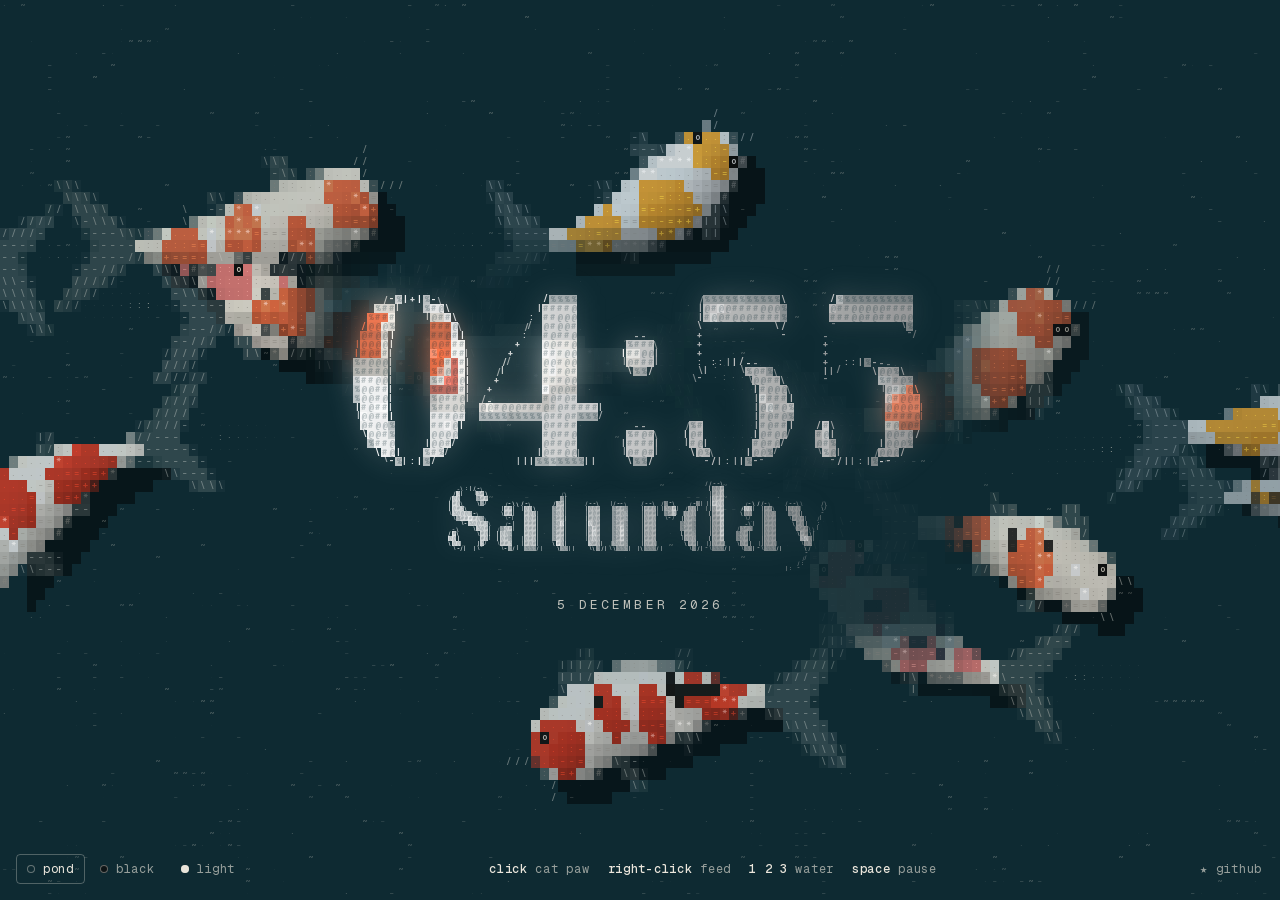
<file: index.html>
<!doctype html>
<html lang="en" data-theme="pond">
<head>
<meta charset="utf-8">
<meta name="viewport" content="width=device-width, initial-scale=1, viewport-fit=cover">
<title>ASCII Koi</title>
<meta name="description" content="A living ASCII koi pond for your new tab. Click: a cat paw scoops the water. Right-click: feed the koi. Pond, black and light water.">
<meta property="og:title" content="ASCII Koi">
<meta property="og:description" content="A koi pond drawn in text characters. Click: a cat paw scoops. Right-click: feed the koi.">
<meta property="og:image" content="https://pursurer.github.io/ascii-koi/media/poster.png">
<meta name="twitter:card" content="summary_large_image">
<meta name="theme-color" content="#0e2a32">
<link rel="icon" href="icon.svg" type="image/svg+xml">
<link rel="preload" href="fonts/geist-mono.woff2" as="font" type="font/woff2" crossorigin>
<link rel="preload" href="fonts/noto-serif-display-700.woff2" as="font" type="font/woff2" crossorigin>
<link rel="stylesheet" href="pond.css">
</head>
<body>
<canvas id="pond" aria-hidden="true"></canvas>
<div class="intro">
  <div class="intro-box" id="intro-box">
    <h1 class="sr" id="sr-title">ASCII Koi</h1>
    <canvas class="wordmark" id="wordmark" aria-hidden="true"></canvas>
    <canvas class="wordmark-tag" id="wordmark-tag" aria-hidden="true"></canvas>
    <p class="intro-line" id="intro-date"></p>
  </div>
</div>
<canvas id="snap" aria-hidden="true"></canvas>
<div class="ui" id="ui">
  <div class="themes" role="radiogroup" aria-label="Water">
    <button type="button" role="radio" data-theme-pick="pond">pond</button>
    <button type="button" role="radio" data-theme-pick="black">black</button>
    <button type="button" role="radio" data-theme-pick="light">light</button>
  </div>
  <p class="hint"><span class="mouse"><b>click</b> cat paw</span><span class="mouse"><b>right-click</b> feed</span><span class="touch"><b>tap</b> cat paw</span><span class="touch"><b>hold</b> feed</span><span class="desk"><b>1 2 3</b> water</span><span class="desk"><b>space</b> pause</span><span id="pause-state"></span></p>
  <a id="gh" href="https://github.com/pursurer/ascii-koi" target="_blank" rel="noopener">★ github</a>
</div>
<script src="pond.js"></script>
<script src="app.js"></script>
</body>
</html>
</file>
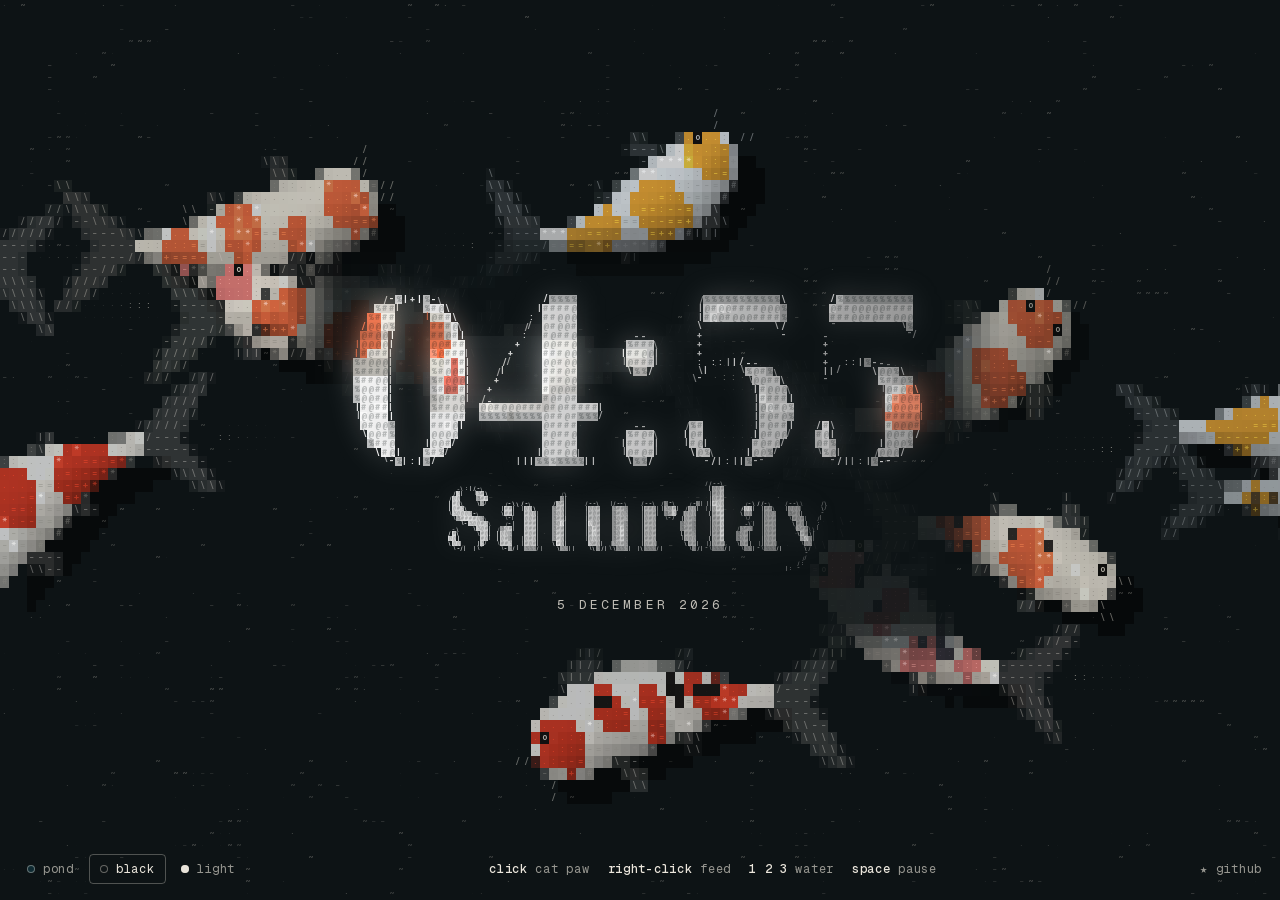
<file: themes/black.html>
<!doctype html>
<html lang="en" data-theme="black" data-lock="black">
<head>
<meta charset="utf-8">
<meta name="viewport" content="width=device-width, initial-scale=1, viewport-fit=cover">
<title>ASCII Koi · black</title>
<meta name="description" content="A living ASCII koi pond for your new tab. Click: a cat paw scoops the water. Right-click: feed the koi. Pond, black and light water.">
<meta property="og:title" content="ASCII Koi">
<meta property="og:description" content="A koi pond drawn in text characters. Click: a cat paw scoops. Right-click: feed the koi.">
<meta property="og:image" content="https://pursurer.github.io/ascii-koi/media/poster.png">
<meta name="twitter:card" content="summary_large_image">
<meta name="theme-color" content="#0e2a32">
<link rel="icon" href="../icon.svg" type="image/svg+xml">
<link rel="preload" href="../fonts/geist-mono.woff2" as="font" type="font/woff2" crossorigin>
<link rel="preload" href="../fonts/noto-serif-display-700.woff2" as="font" type="font/woff2" crossorigin>
<link rel="stylesheet" href="../pond.css">
</head>
<body>
<canvas id="pond" aria-hidden="true"></canvas>
<div class="intro">
  <div class="intro-box" id="intro-box">
    <h1 class="sr" id="sr-title">ASCII Koi</h1>
    <canvas class="wordmark" id="wordmark" aria-hidden="true"></canvas>
    <canvas class="wordmark-tag" id="wordmark-tag" aria-hidden="true"></canvas>
    <p class="intro-line" id="intro-date"></p>
  </div>
</div>
<canvas id="snap" aria-hidden="true"></canvas>
<div class="ui" id="ui">
  <div class="themes" role="radiogroup" aria-label="Water">
    <button type="button" role="radio" data-theme-pick="pond">pond</button>
    <button type="button" role="radio" data-theme-pick="black">black</button>
    <button type="button" role="radio" data-theme-pick="light">light</button>
  </div>
  <p class="hint"><span class="mouse"><b>click</b> cat paw</span><span class="mouse"><b>right-click</b> feed</span><span class="touch"><b>tap</b> cat paw</span><span class="touch"><b>hold</b> feed</span><span class="desk"><b>1 2 3</b> water</span><span class="desk"><b>space</b> pause</span><span id="pause-state"></span></p>
  <a id="gh" href="https://github.com/pursurer/ascii-koi" target="_blank" rel="noopener">★ github</a>
</div>
<script src="../pond.js"></script>
<script src="../app.js"></script>
</body>
</html>
</file>
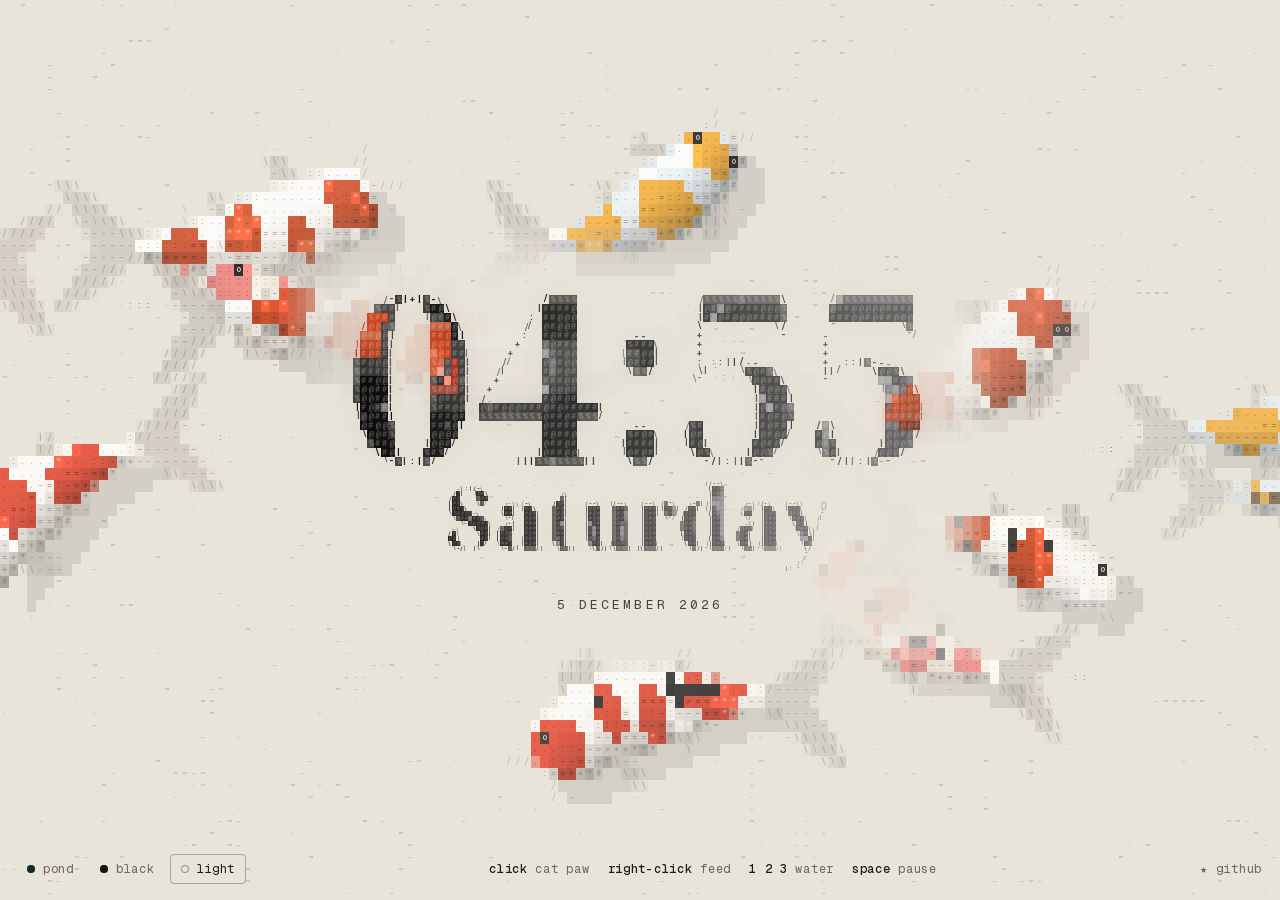
<file: themes/light.html>
<!doctype html>
<html lang="en" data-theme="light" data-lock="light">
<head>
<meta charset="utf-8">
<meta name="viewport" content="width=device-width, initial-scale=1, viewport-fit=cover">
<title>ASCII Koi · light</title>
<meta name="description" content="A living ASCII koi pond for your new tab. Click: a cat paw scoops the water. Right-click: feed the koi. Pond, black and light water.">
<meta property="og:title" content="ASCII Koi">
<meta property="og:description" content="A koi pond drawn in text characters. Click: a cat paw scoops. Right-click: feed the koi.">
<meta property="og:image" content="https://pursurer.github.io/ascii-koi/media/poster.png">
<meta name="twitter:card" content="summary_large_image">
<meta name="theme-color" content="#0e2a32">
<link rel="icon" href="../icon.svg" type="image/svg+xml">
<link rel="preload" href="../fonts/geist-mono.woff2" as="font" type="font/woff2" crossorigin>
<link rel="preload" href="../fonts/noto-serif-display-700.woff2" as="font" type="font/woff2" crossorigin>
<link rel="stylesheet" href="../pond.css">
</head>
<body>
<canvas id="pond" aria-hidden="true"></canvas>
<div class="intro">
  <div class="intro-box" id="intro-box">
    <h1 class="sr" id="sr-title">ASCII Koi</h1>
    <canvas class="wordmark" id="wordmark" aria-hidden="true"></canvas>
    <canvas class="wordmark-tag" id="wordmark-tag" aria-hidden="true"></canvas>
    <p class="intro-line" id="intro-date"></p>
  </div>
</div>
<canvas id="snap" aria-hidden="true"></canvas>
<div class="ui" id="ui">
  <div class="themes" role="radiogroup" aria-label="Water">
    <button type="button" role="radio" data-theme-pick="pond">pond</button>
    <button type="button" role="radio" data-theme-pick="black">black</button>
    <button type="button" role="radio" data-theme-pick="light">light</button>
  </div>
  <p class="hint"><span class="mouse"><b>click</b> cat paw</span><span class="mouse"><b>right-click</b> feed</span><span class="touch"><b>tap</b> cat paw</span><span class="touch"><b>hold</b> feed</span><span class="desk"><b>1 2 3</b> water</span><span class="desk"><b>space</b> pause</span><span id="pause-state"></span></p>
  <a id="gh" href="https://github.com/pursurer/ascii-koi" target="_blank" rel="noopener">★ github</a>
</div>
<script src="../pond.js"></script>
<script src="../app.js"></script>
</body>
</html>
</file>
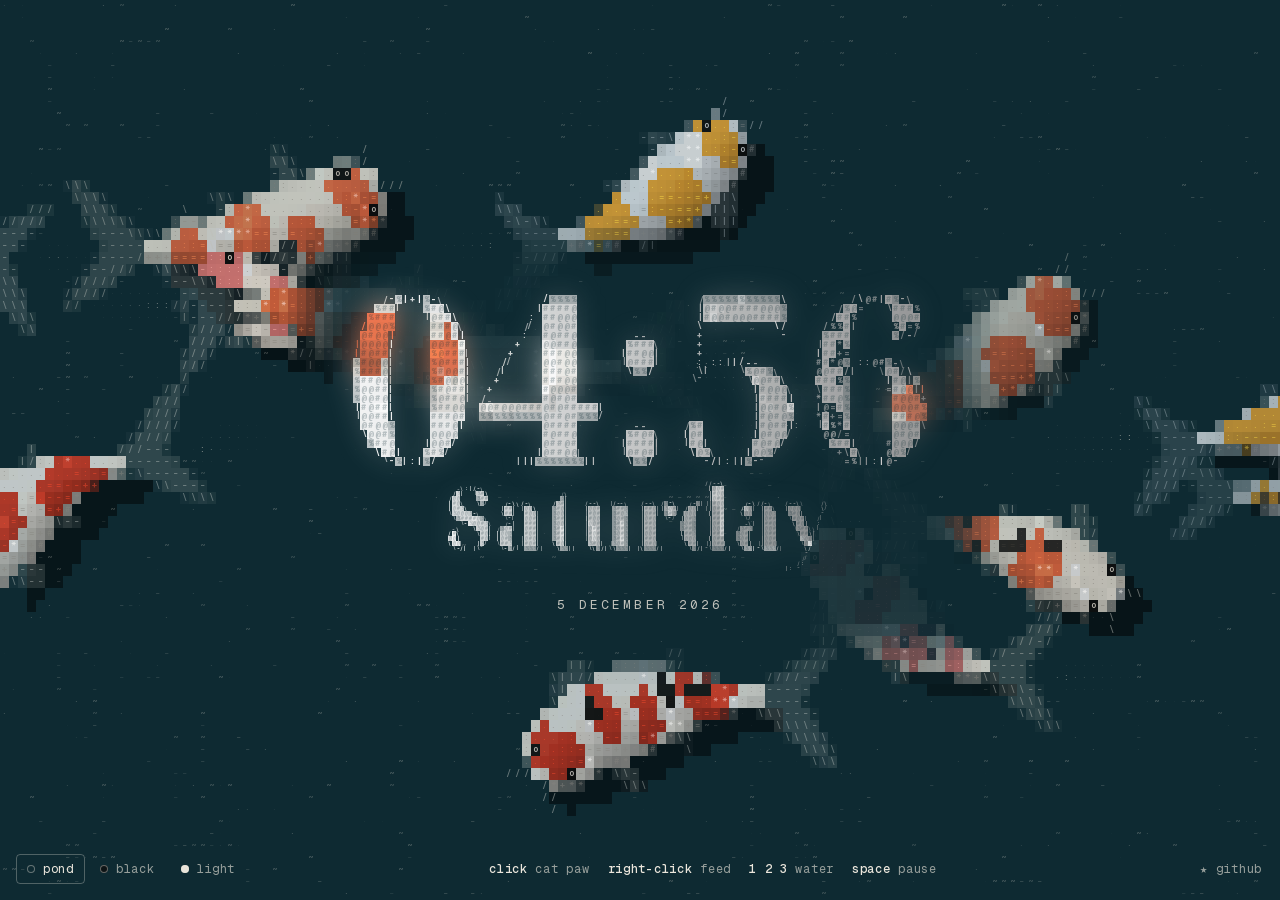
<file: themes/pond.html>
<!doctype html>
<html lang="en" data-theme="pond" data-lock="pond">
<head>
<meta charset="utf-8">
<meta name="viewport" content="width=device-width, initial-scale=1, viewport-fit=cover">
<title>ASCII Koi · pond</title>
<meta name="description" content="A living ASCII koi pond for your new tab. Click: a cat paw scoops the water. Right-click: feed the koi. Pond, black and light water.">
<meta property="og:title" content="ASCII Koi">
<meta property="og:description" content="A koi pond drawn in text characters. Click: a cat paw scoops. Right-click: feed the koi.">
<meta property="og:image" content="https://pursurer.github.io/ascii-koi/media/poster.png">
<meta name="twitter:card" content="summary_large_image">
<meta name="theme-color" content="#0e2a32">
<link rel="icon" href="../icon.svg" type="image/svg+xml">
<link rel="preload" href="../fonts/geist-mono.woff2" as="font" type="font/woff2" crossorigin>
<link rel="preload" href="../fonts/noto-serif-display-700.woff2" as="font" type="font/woff2" crossorigin>
<link rel="stylesheet" href="../pond.css">
</head>
<body>
<canvas id="pond" aria-hidden="true"></canvas>
<div class="intro">
  <div class="intro-box" id="intro-box">
    <h1 class="sr" id="sr-title">ASCII Koi</h1>
    <canvas class="wordmark" id="wordmark" aria-hidden="true"></canvas>
    <canvas class="wordmark-tag" id="wordmark-tag" aria-hidden="true"></canvas>
    <p class="intro-line" id="intro-date"></p>
  </div>
</div>
<canvas id="snap" aria-hidden="true"></canvas>
<div class="ui" id="ui">
  <div class="themes" role="radiogroup" aria-label="Water">
    <button type="button" role="radio" data-theme-pick="pond">pond</button>
    <button type="button" role="radio" data-theme-pick="black">black</button>
    <button type="button" role="radio" data-theme-pick="light">light</button>
  </div>
  <p class="hint"><span class="mouse"><b>click</b> cat paw</span><span class="mouse"><b>right-click</b> feed</span><span class="touch"><b>tap</b> cat paw</span><span class="touch"><b>hold</b> feed</span><span class="desk"><b>1 2 3</b> water</span><span class="desk"><b>space</b> pause</span><span id="pause-state"></span></p>
  <a id="gh" href="https://github.com/pursurer/ascii-koi" target="_blank" rel="noopener">★ github</a>
</div>
<script src="../pond.js"></script>
<script src="../app.js"></script>
</body>
</html>
</file>
<file: pond.css>
/* ASCII Koi: three waters. Each is a set of tokens; the pond reads them from :root.
   One colour of water, the koi as the only texture, a faint caustic net, and a clear space for the clock. */
@font-face { font-family: "Noto Serif Display"; font-weight: 700; font-display: swap; src: url("fonts/noto-serif-display-700.woff2") format("woff2"); }
@font-face { font-family: "Geist Mono"; font-weight: 100 900; font-display: swap; src: url("fonts/geist-mono.woff2") format("woff2"); }

:root,
:root[data-theme="pond"] {
  /* Pond: a deep lake teal */
  --pond: #0e2a32;
  --ink: #ebe6dc; --accent: #e8784f; --koi-light: #ece6da; --koi-dark: #3a3632;
  --title-from: #ffffff; --title-to: #9b9b9b;
  color-scheme: dark;
}
:root[data-theme="black"] {
  --pond: #0d1315;
  --ink: #ebe6dc; --accent: #e8784f; --koi-light: #ece6da; --koi-dark: #3a3632;
  --title-from: #ffffff; --title-to: #9b9b9b;
  color-scheme: dark;
}
:root[data-theme="light"] {
  --pond: #e9e4da;
  --ink: #1c1a17; --accent: #9e3214; --koi-light: #f7f2e8; --koi-dark: #2b2723;
  --title-from: #000000; --title-to: #666666;
  /* dark letters cast their glow as a shadow: keep it faint */
  --title-glow: 0.3;
  color-scheme: light;
}

* { box-sizing: border-box; }
html, body { margin: 0; height: 100%; overflow: hidden; }
body {
  background: var(--pond); color: var(--ink);
  font-family: "Geist Mono", ui-monospace, Menlo, monospace;
  -webkit-user-select: none; user-select: none; -webkit-touch-callout: none; touch-action: none;
  cursor: pointer;
}
[hidden] { display: none !important; }
.sr { position: absolute; width: 1px; height: 1px; overflow: hidden; clip: rect(0 0 0 0); white-space: nowrap; }

#pond, #snap { position: fixed; inset: 0; width: 100%; height: 100%; display: block; }

.intro { position: fixed; inset: 0; z-index: 1; display: grid; place-content: center; justify-items: center; pointer-events: none; padding: 24px; }
.intro-box { position: relative; isolation: isolate; display: grid; justify-items: center; gap: 6px; }
.wordmark, .wordmark-tag { display: block; }
/* the title's light, blurred behind the letters */
.mark-glow { position: absolute; z-index: -1; pointer-events: none; filter: blur(var(--blur, 14px)); }
/* the date: a label in tracked capitals; it comes in last, after the clock and the day have settled */
.intro-line { margin: 14px 0 0; font-size: 13px; line-height: 18px; letter-spacing: 0.24em; text-transform: uppercase; color: color-mix(in srgb, var(--ink) 80%, transparent); opacity: 0; }
.intro-box.go .intro-line { opacity: 1; animation: intro-line-in 900ms cubic-bezier(0.22, 1, 0.36, 1) 900ms backwards; }
@keyframes intro-line-in { from { opacity: 0; transform: translateY(10px); filter: blur(6px); } }
@media (max-width: 720px) { .intro-line { margin-top: 10px; font-size: 12px; letter-spacing: 0.2em; } }
@media (prefers-reduced-motion: reduce) { .intro-line { opacity: 1; } .intro-box.go .intro-line { animation: none; } }

/* the old water, with a widening hole that shows the new one */
@property --r { syntax: "<length>"; inherits: false; initial-value: 0px; }
#snap { z-index: 2; pointer-events: none; opacity: 0; --r: 0px; }
#snap.show { opacity: 1; -webkit-mask: radial-gradient(circle at var(--x, 50%) var(--y, 50%), transparent var(--r), #000 calc(var(--r) + 28px)); mask: radial-gradient(circle at var(--x, 50%) var(--y, 50%), transparent var(--r), #000 calc(var(--r) + 28px)); }
#snap.wipe { --r: 160vmax; transition: --r 1100ms cubic-bezier(0.55, 0, 0.25, 1); }

.ui {
  position: fixed; left: 0; right: 0; bottom: 0; z-index: 3;
  display: flex; align-items: center; justify-content: space-between; gap: 16px; flex-wrap: wrap;
  padding: 16px max(16px, env(safe-area-inset-right)) max(16px, env(safe-area-inset-bottom)) max(16px, env(safe-area-inset-left));
  font-size: 12px; line-height: 16px; letter-spacing: 0.06em; text-transform: lowercase;
  color: color-mix(in srgb, var(--ink) 62%, transparent);
  transition: opacity 600ms ease;
  cursor: default;
}
.ui.idle { opacity: 0; }
.ui.idle:hover, .ui:focus-within { opacity: 1; }
.themes { display: flex; gap: 4px; }
.themes button {
  font: inherit; letter-spacing: inherit; text-transform: inherit; color: inherit; cursor: pointer;
  background: none; border: 1px solid transparent; border-radius: 4px; padding: 6px 10px;
}
.themes button:hover { color: var(--ink); }
.themes button[aria-checked="true"] { color: var(--ink); border-color: color-mix(in srgb, var(--ink) 30%, transparent); }
.themes button::before { content: ""; display: inline-block; width: 8px; height: 8px; margin-right: 8px; border-radius: 50%; vertical-align: 0; box-shadow: inset 0 0 0 1px color-mix(in srgb, var(--ink) 40%, transparent); }
.themes [data-theme-pick="pond"]::before { background: #0e2a32; }
.themes [data-theme-pick="black"]::before { background: #0d1315; }
.themes [data-theme-pick="light"]::before { background: #e9e4da; }
.hint { margin: 0; display: flex; gap: 18px; flex-wrap: wrap; }
.hint b { font-weight: 500; color: var(--ink); }
.ui a { color: inherit; text-decoration: none; padding: 6px 2px; }
.ui a:hover { color: var(--ink); }
:focus-visible { outline: 2px solid var(--accent); outline-offset: 2px; }
@media (max-width: 720px) { .hint .desk { display: none; } }
@media (hover: none) { .hint .mouse { display: none; } }
@media (hover: hover) { .hint .touch { display: none; } }
</file>
